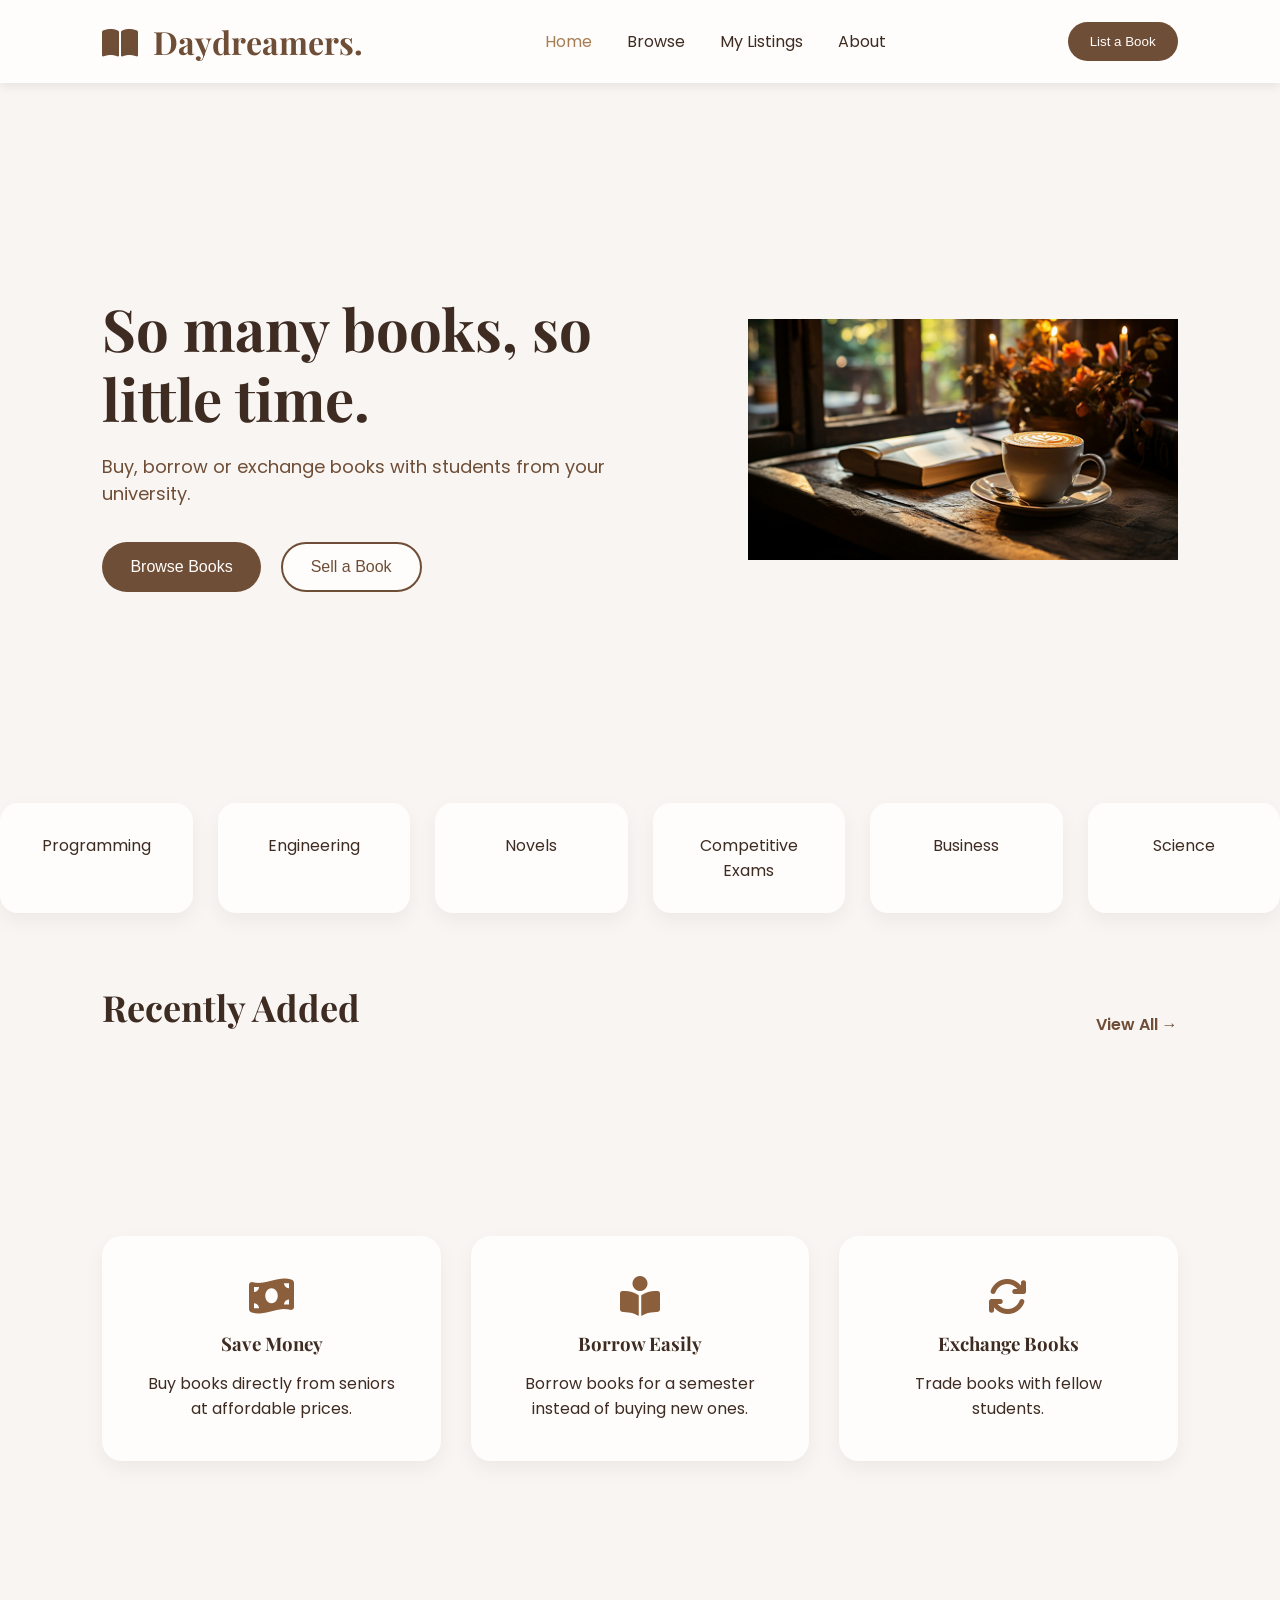
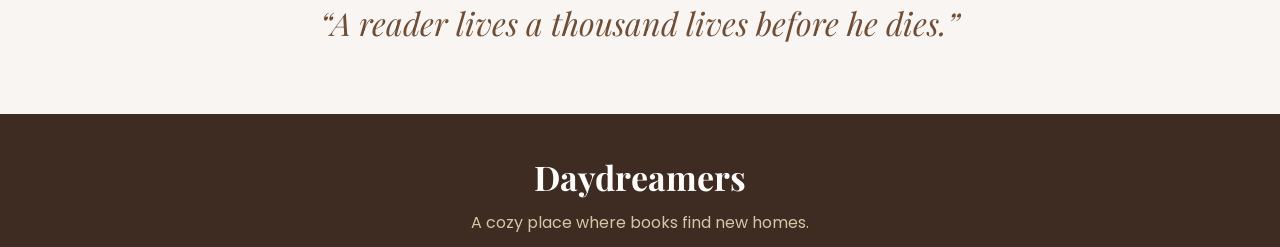
<file: index.html>
<!DOCTYPE html>
<html lang="en">
<head>
    <meta charset="UTF-8">
    <meta http-equiv="refresh" content="0; url=html/index.html">
    <title>Daydreamers</title>
</head>
<body>
    <p>Opening Daydreamers...</p>
    <a href="html/index.html">Click here if you aren't redirected.</a>
</body>
</html>
</file>
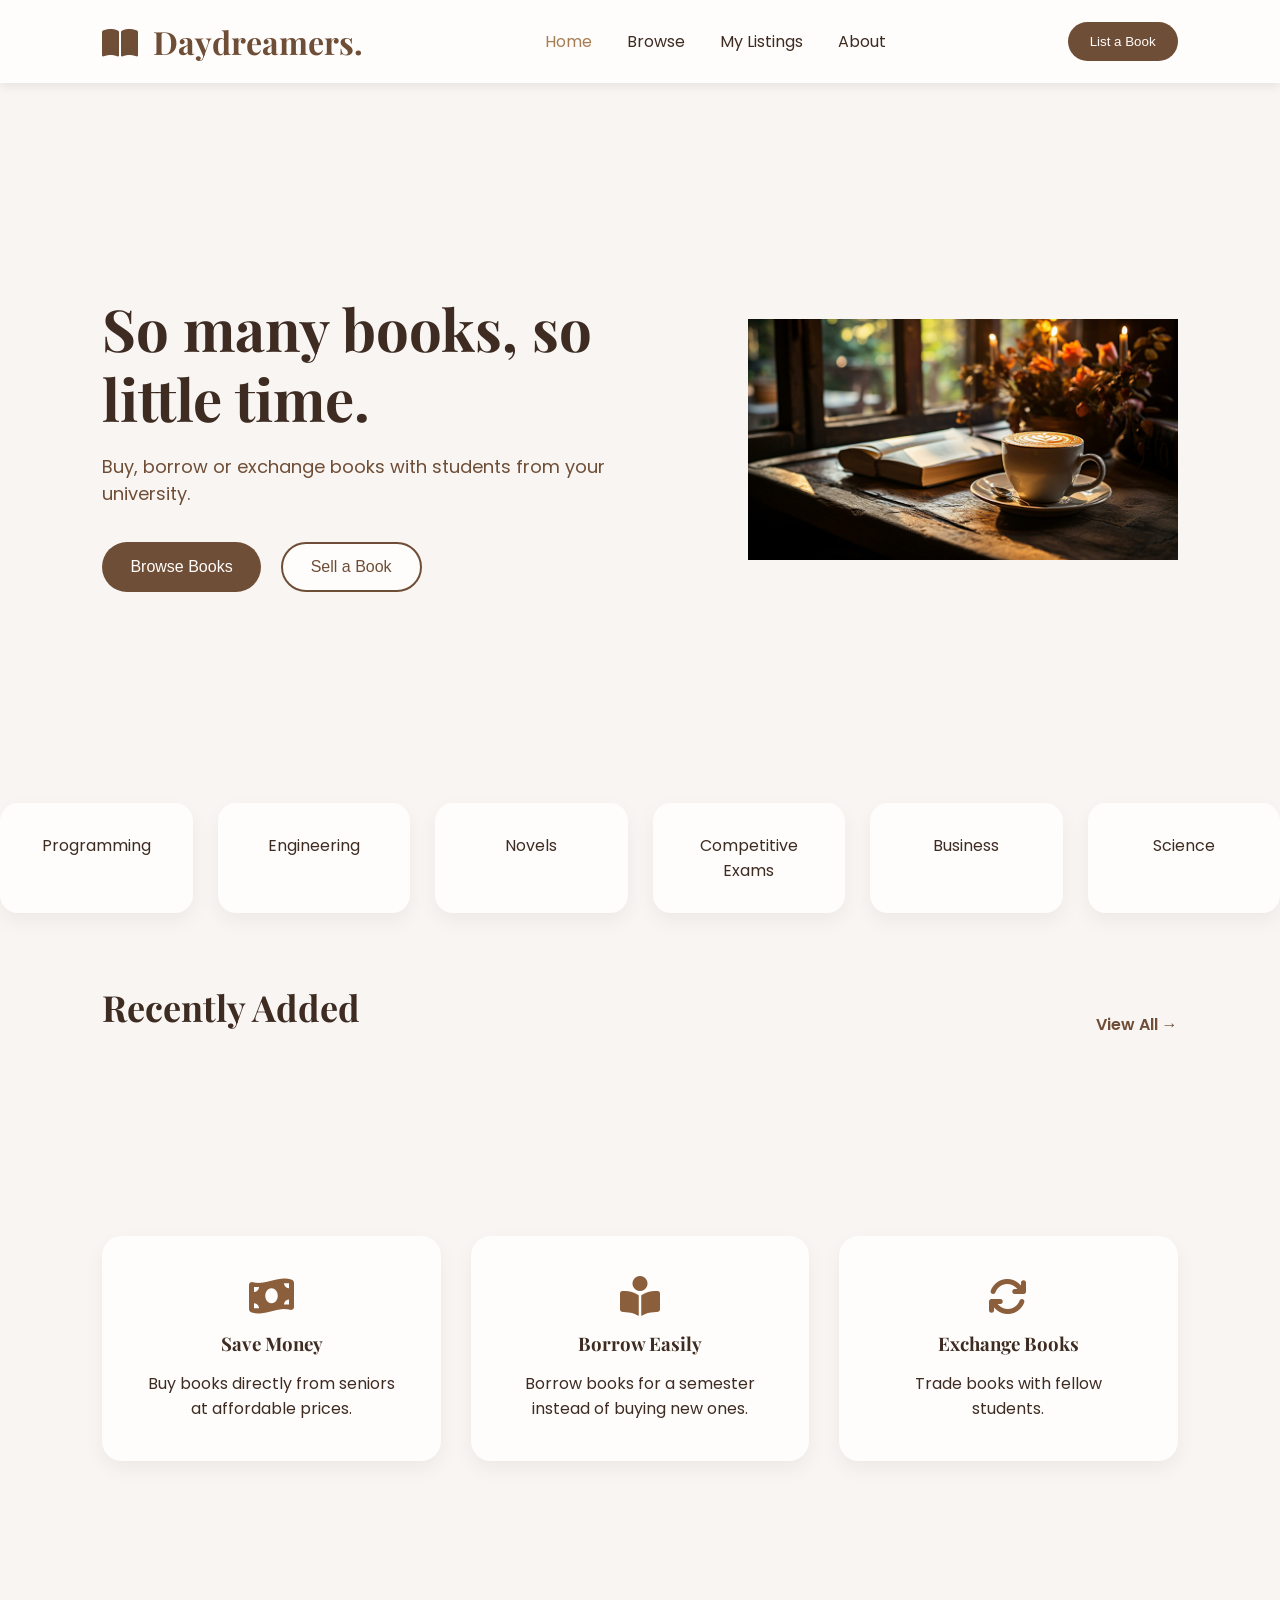
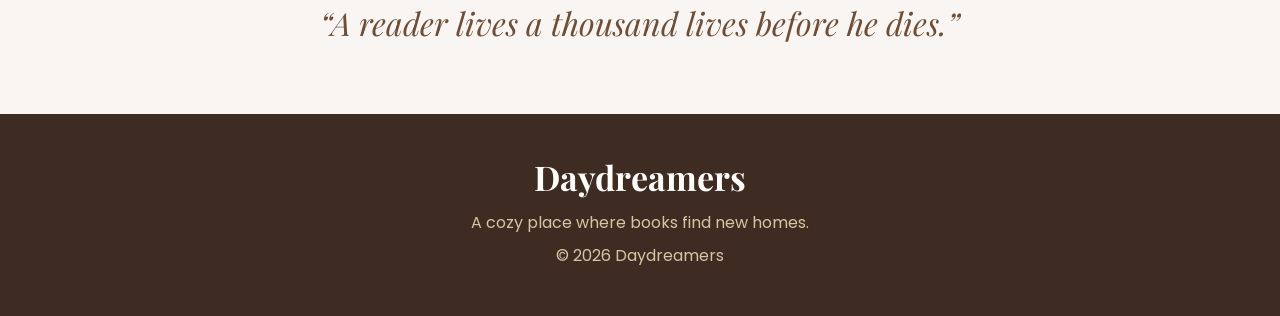
<file: html/index.html>
<!DOCTYPE html>
<html lang="en">

<head>
    <meta charset="UTF-8">
    <meta name="viewport" content="width=device-width, initial-scale=1.0">
    <title>Daydreamers</title>

    <link rel="preconnect" href="https://fonts.googleapis.com">
    <link rel="preconnect" href="https://fonts.gstatic.com" crossorigin>
    <link
        href="https://fonts.googleapis.com/css2?family=Poppins:wght@300;400;500;600&family=Playfair+Display:wght@600;700&display=swap"
        rel="stylesheet">
    <link rel="stylesheet" href="https://cdnjs.cloudflare.com/ajax/libs/font-awesome/6.5.2/css/all.min.css">
    <link rel="stylesheet" href="../css/styles.css">

</head>

<body>

    <header>
        <div class="logo">
            <i class="fa-solid fa-book-open"></i>
            <span>Daydreamers.</span>
        </div>

        <nav>

            <a href="index.html" class="active">Home</a>
            <a href="./browse.html">Browse</a>
            <a href="./mylistings.html">My Listings</a>
            <a href="./about.html">About</a>

        </nav>

        <button class="list-book-btn" id="list-book-btn">
            List a Book
        </button>

    </header>


    <section class="hero">
        <div class="hero-text">
            <h1>
                So many books, so little time.
            </h1>
            <p>
                Buy, borrow or exchange books with students
                from your university.
            </p>

            <div class="hero-buttons">
                <button class="primary" id="browse-now-btn" type="button">
                    Browse Books
                </button>

                <button class="secondary list-book-btn">
                    Sell a Book
                </button>
            </div>

        </div>

        <div class="hero-image">

            <img src="../images/hero-books.jpg" alt="Books">

        </div>

    </section>


        <div class="category-container">

            <div class="category-card">Programming</div>

            <div class="category-card">Engineering</div>

            <div class="category-card">Novels</div>

            <div class="category-card">Competitive Exams</div>

            <div class="category-card">Business</div>

            <div class="category-card">Science</div>

        </div>


    <section class="books">
        <div class="section-heading">
            <h2>Recently Added</h2>
            <a href="browse.html">View All →</a>
        </div>

        <div class="book-grid" id="homepage-recent-grid">
        </div>


    </section>

    <section class="features">
        <div class="feature">
            <i class="fa-solid fa-money-bill-wave"></i>
            <h3>Save Money</h3>
            <p>
                Buy books directly from seniors at affordable prices.
            </p>
        </div>
        <div class="feature">
            <i class="fa-solid fa-book-open-reader"></i>
            <h3>Borrow Easily</h3>
            <p>
                Borrow books for a semester instead of buying new ones.
            </p>
        </div>


        <div class="feature">
            <i class="fa-solid fa-arrows-rotate"></i>
            <h3>Exchange Books</h3>
            <p>
                Trade books with fellow students.
            </p>
        </div>
    </section>


    <section class="quote">
        <blockquote>
            “A reader lives a thousand lives before he dies.”
        </blockquote>
    </section>



  <div class="modal-overlay" id="list-modal">
    <div class="modal-content">
      <button class="modal-close" id="modal-close">&times;</button>
      <h2>List a Book on Campus</h2>

      <div id="modal-step-1">
        <p class="modal-subtitle">Step 1: Search and select the book</p>
        <div class="modal-search-box">
          <input type="text" id="modal-search-input" placeholder="Type title or author (e.g. Clean Code)">
          <button type="button" id="modal-search-btn">Search</button>
        </div>
        <div id="modal-search-results" class="modal-results-list"></div>
      </div>

      <form id="modal-step-2" style="display: none;">
        <p class="modal-subtitle">Step 2: Add listing details</p>
        <div class="selected-book-preview" id="selected-preview"></div>

        <div class="form-grid">
          <div class="form-group">
            <label for="lister-name">Your Name</label>
            <input type="text" id="lister-name" required placeholder="e.g. Rohan">
          </div>

          <div class="form-group">
            <label for="lister-year">College Year</label>
            <select id="lister-year" required>
              <option value="1st yr">1st Year</option>
              <option value="2nd yr">2nd Year</option>
              <option value="3rd yr">3rd Year</option>
              <option value="4th yr">4th Year</option>
            </select>
          </div>

          <div class="form-group">
            <label for="listing-genre">Genre / Category</label>
            <select id="listing-genre" required>
              <option value="fiction" selected>Novels &amp; Fiction</option>
              <option value="textbooks">Textbooks &amp; Coursework</option>
              <option value="science">Science &amp; Tech</option>
              <option value="poetry">Poetry &amp; Plays</option>
            </select>
          </div>

          <div class="form-group">
            <label for="listing-type">Listing Type</label>
            <select id="listing-type" required>
              <option value="Lend">Lend (Free)</option>
              <option value="Sell">Sell</option>
              <option value="Borrow">Request to Borrow</option>
            </select>
          </div>

          <div class="form-group">
            <label for="listing-price">Price</label>
            <input type="text" id="listing-price" required value="Free">
          </div>

          <div class="form-group">
            <label for="listing-condition">Condition</label>
            <select id="listing-condition" required>
              <option value="Like new">Like new</option>
              <option value="Good condition" selected>Good condition</option>
              <option value="Well-loved">Well-loved</option>
            </select>
          </div>

          <div class="form-group" style="grid-column: 1 / -1;">
            <label for="lister-phone">WhatsApp Phone Number</label>
            <input type="tel" id="lister-phone" required placeholder="e.g. 919876543210">
          </div>
        </div>

        <div class="modal-actions">
          <button type="button" class="btn-secondary" id="btn-back">← Pick Different Book</button>
          <button type="submit" class="btn-primary">Publish Listing</button>
        </div>
      </form>
    </div>
  </div>


    <footer>
        <h3>Daydreamers</h3>
        <p> A cozy place where books find new homes. </p>
        <p> © 2026 Daydreamers</p>
    </footer>

    <script type="module" src="../js/shelf.js"></script>
    <script type="module" src="../js/listing-modal.js"></script>
    <script src="../js/app.js"></script>

</body>

</html>
</file>
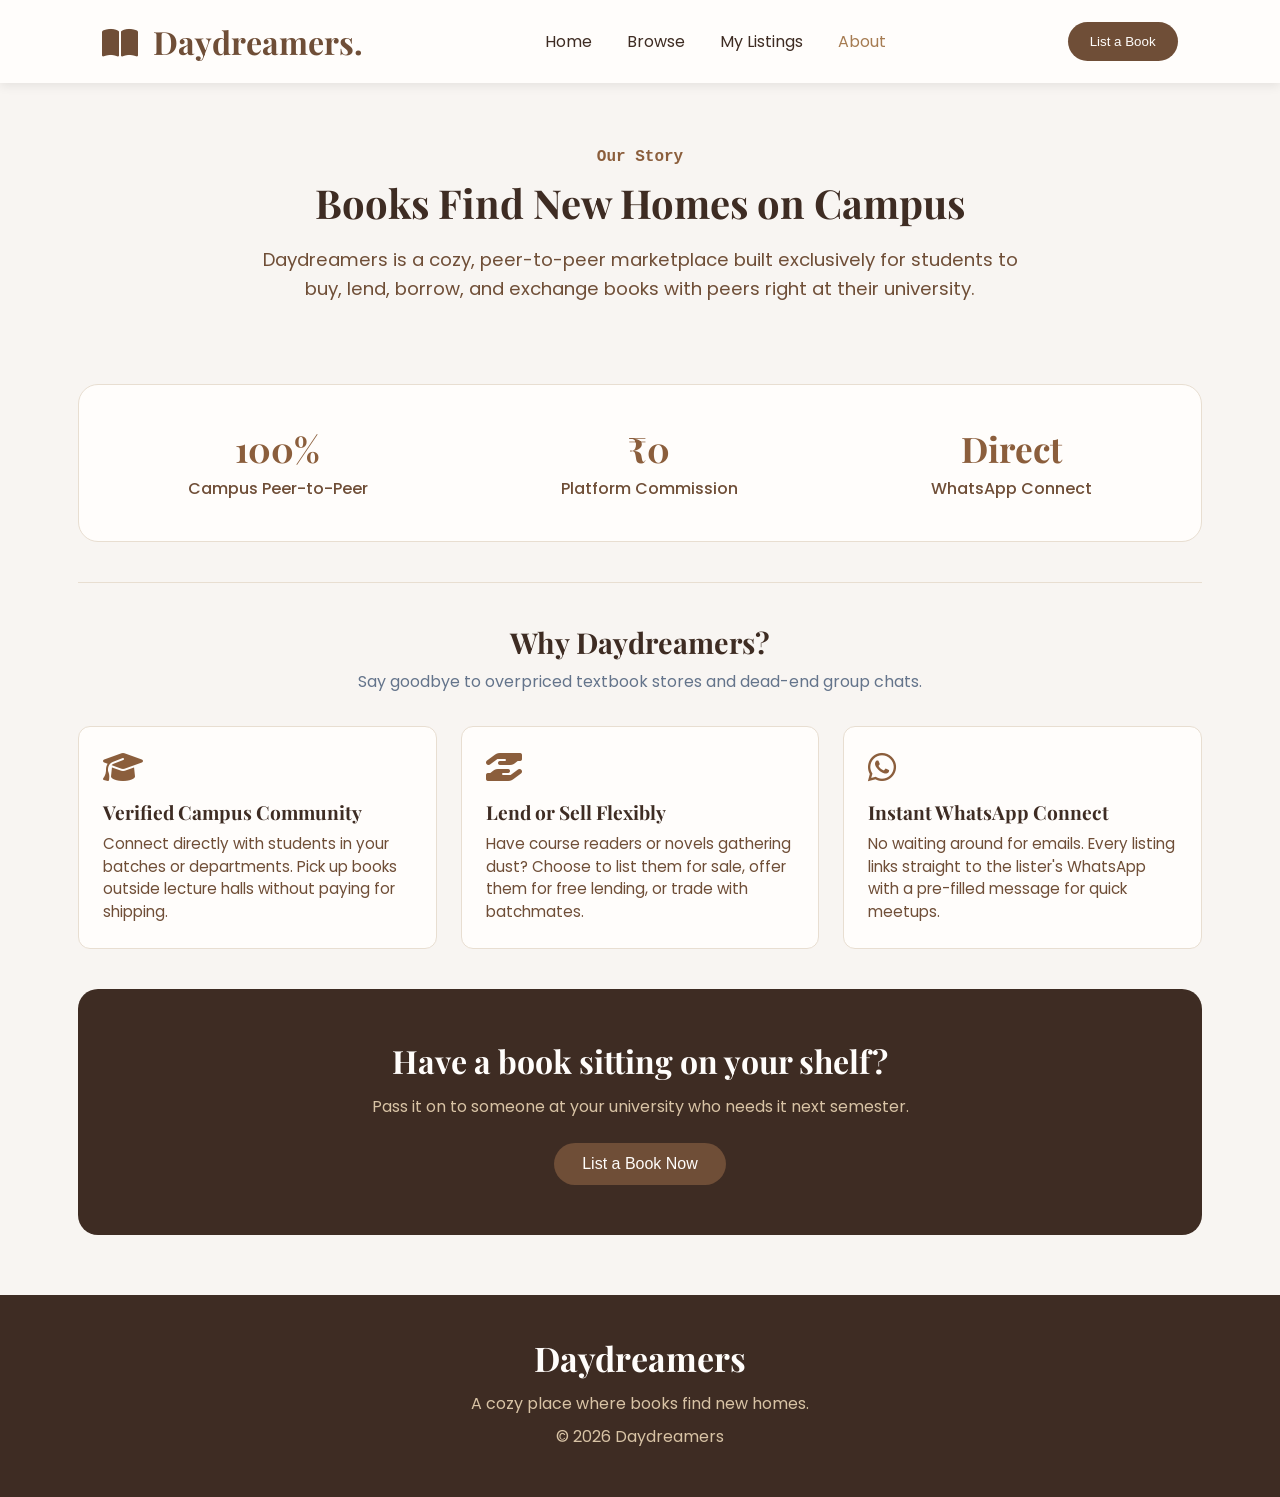
<file: html/about.html>
<!DOCTYPE html>
<html lang="en">

<head>
    <meta charset="UTF-8">
    <meta name="viewport" content="width=device-width, initial-scale=1.0">
    <title>About Us — Daydreamers</title>

    <link rel="preconnect" href="https://fonts.googleapis.com">
    <link rel="preconnect" href="https://fonts.gstatic.com" crossorigin>
    <link
        href="https://fonts.googleapis.com/css2?family=Poppins:wght@300;400;500;600&family=Playfair+Display:wght@600;700&display=swap"
        rel="stylesheet">
    <link rel="stylesheet" href="https://cdnjs.cloudflare.com/ajax/libs/font-awesome/6.5.2/css/all.min.css">
    <link rel="stylesheet" href="../css/styles.css">
</head>

<body>

    <header>
        <div class="logo">
            <i class="fa-solid fa-book-open"></i>
            <span>Daydreamers.</span>
        </div>

        <nav>
            <a href="./index.html">Home</a>
            <a href="./browse.html">Browse</a>
            <a href="./mylistings.html">My Listings</a>
            <a href="./about.html" class="active">About</a>
        </nav>

        <button class="list-book-btn" id="list-book-btn">
            List a Book
        </button>
    </header>

    <main class="wrap">
        <section class="about-hero">
            <span class="eyebrow">Our Story</span>
            <h1>Books Find New Homes on Campus</h1>
            <p>Daydreamers is a cozy, peer-to-peer marketplace built exclusively for students to buy, lend, borrow, and
                exchange books with peers right at their university.</p>
        </section>

        <div class="stats-banner">
            <div class="stat-item">
                <h2>100%</h2>
                <p>Campus Peer-to-Peer</p>
            </div>
            <div class="stat-item">
                <h2>₹0</h2>
                <p>Platform Commission</p>
            </div>
            <div class="stat-item">
                <h2>Direct</h2>
                <p>WhatsApp Connect</p>
            </div>
        </div>

        <section class="about-section">
            <div style="text-align: center; max-width: 600px; margin: 0 auto 32px;">
                <h2 style="font-family: 'Playfair Display', serif; font-size: 1.8rem; margin-bottom: 8px;">Why
                    Daydreamers?</h2>
                <p style="color: #64748b;">Say goodbye to overpriced textbook stores and dead-end group chats.</p>
            </div>

            <div class="features-grid">
                <div class="feature-card">
                    <i class="fa-solid fa-graduation-cap"></i>
                    <h3>Verified Campus Community</h3>
                    <p>Connect directly with students in your batches or departments. Pick up books outside lecture
                        halls without paying for shipping.</p>
                </div>

                <div class="feature-card">
                    <i class="fa-solid fa-hand-holding-hand"></i>
                    <h3>Lend or Sell Flexibly</h3>
                    <p>Have course readers or novels gathering dust? Choose to list them for sale, offer them for free
                        lending, or trade with batchmates.</p>
                </div>

                <div class="feature-card">
                    <i class="fa-brands fa-whatsapp"></i>
                    <h3>Instant WhatsApp Connect</h3>
                    <p>No waiting around for emails. Every listing links straight to the lister's WhatsApp with a
                        pre-filled message for quick meetups.</p>
                </div>
            </div>
        </section>


        <section class="cta-box">
            <h2>Have a book sitting on your shelf?</h2>
            <p>Pass it on to someone at your university who needs it next semester.</p>
            <button class="list-book-btn" id="list-book-btn">List a Book Now</button>
        </section>
    </main>



  <div class="modal-overlay" id="list-modal">
    <div class="modal-content">
      <button class="modal-close" id="modal-close">&times;</button>
      <h2>List a Book on Campus</h2>

      <div id="modal-step-1">
        <p class="modal-subtitle">Step 1: Search and select the book</p>
        <div class="modal-search-box">
          <input type="text" id="modal-search-input" placeholder="Type title or author (e.g. Clean Code)">
          <button type="button" id="modal-search-btn">Search</button>
        </div>
        <div id="modal-search-results" class="modal-results-list"></div>
      </div>

      <form id="modal-step-2" style="display: none;">
        <p class="modal-subtitle">Step 2: Add listing details</p>
        <div class="selected-book-preview" id="selected-preview"></div>

        <div class="form-grid">
          <div class="form-group">
            <label for="lister-name">Your Name</label>
            <input type="text" id="lister-name" required placeholder="e.g. Rohan">
          </div>

          <div class="form-group">
            <label for="lister-year">College Year</label>
            <select id="lister-year" required>
              <option value="1st yr">1st Year</option>
              <option value="2nd yr">2nd Year</option>
              <option value="3rd yr">3rd Year</option>
              <option value="4th yr">4th Year</option>
            </select>
          </div>

          <div class="form-group">
            <label for="listing-genre">Genre / Category</label>
            <select id="listing-genre" required>
              <option value="fiction" selected>Novels &amp; Fiction</option>
              <option value="textbooks">Textbooks &amp; Coursework</option>
              <option value="science">Science &amp; Tech</option>
              <option value="poetry">Poetry &amp; Plays</option>
            </select>
          </div>

          <div class="form-group">
            <label for="listing-type">Listing Type</label>
            <select id="listing-type" required>
              <option value="Lend">Lend (Free)</option>
              <option value="Sell">Sell</option>
              <option value="Borrow">Request to Borrow</option>
            </select>
          </div>

          <div class="form-group">
            <label for="listing-price">Price</label>
            <input type="text" id="listing-price" required value="Free">
          </div>

          <div class="form-group">
            <label for="listing-condition">Condition</label>
            <select id="listing-condition" required>
              <option value="Like new">Like new</option>
              <option value="Good condition" selected>Good condition</option>
              <option value="Well-loved">Well-loved</option>
            </select>
          </div>

          <div class="form-group" style="grid-column: 1 / -1;">
            <label for="lister-phone">WhatsApp Phone Number</label>
            <input type="tel" id="lister-phone" required placeholder="e.g. 919876543210">
          </div>
        </div>

        <div class="modal-actions">
          <button type="button" class="btn-secondary" id="btn-back">← Pick Different Book</button>
          <button type="submit" class="btn-primary">Publish Listing</button>
        </div>
      </form>
    </div>
  </div>





    <footer>
        <h3>Daydreamers</h3>
        <p>A cozy place where books find new homes.</p>
        <p>© 2026 Daydreamers</p>
    </footer>

    <script type="module" src="../js/listing-modal.js"></script>
</body>

</html>
</file>
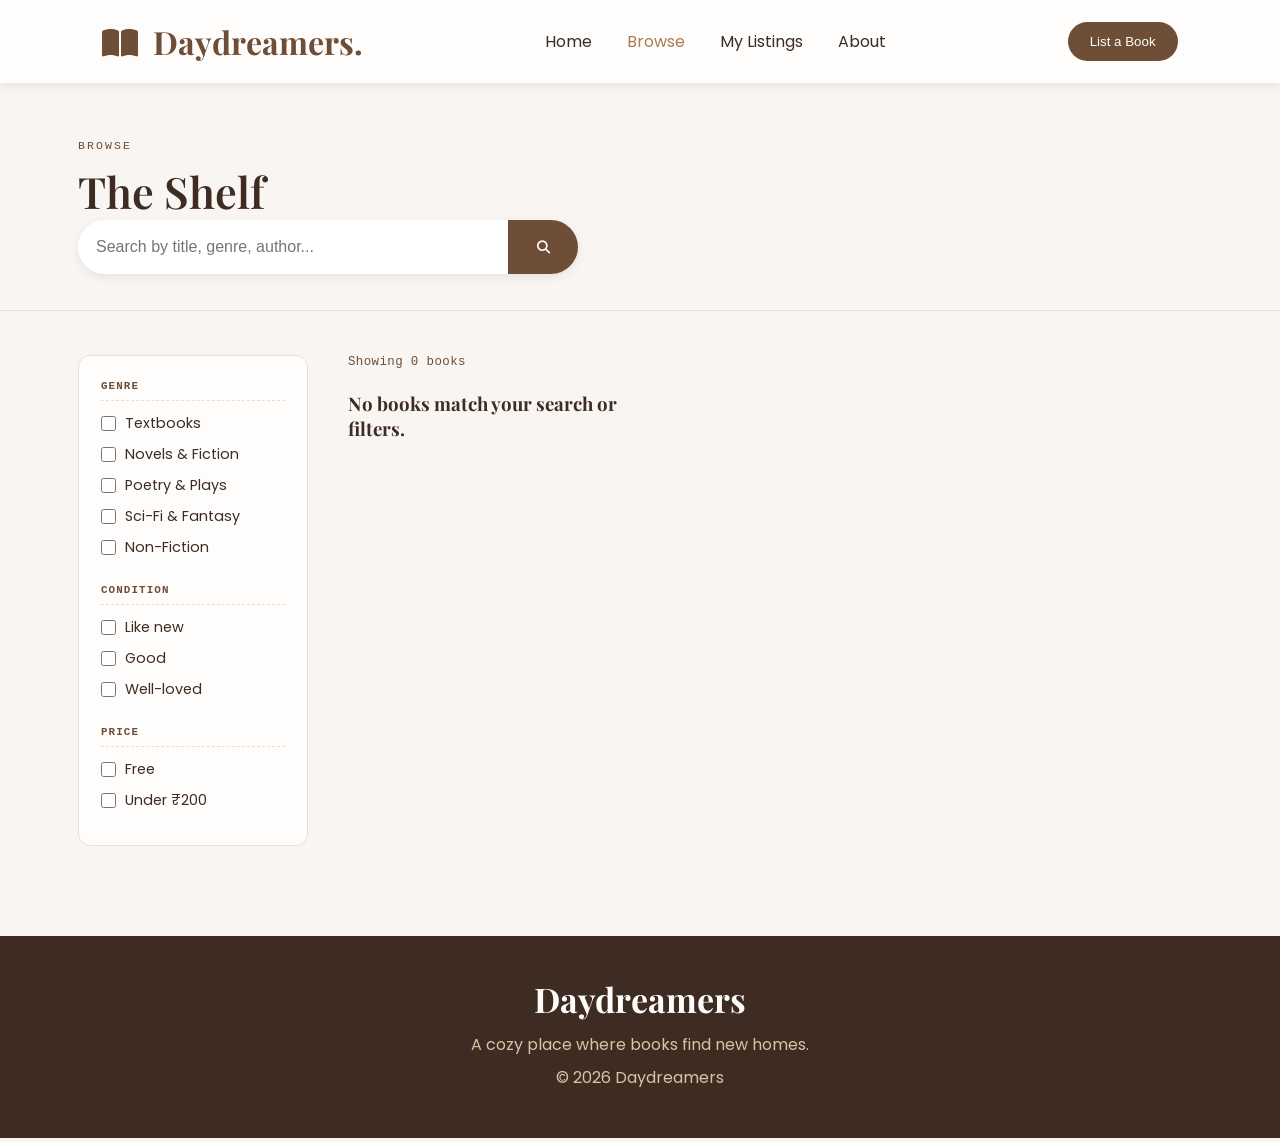
<file: html/browse.html>
<!DOCTYPE html>
<html lang="en">

<head>
  <meta charset="UTF-8">
  <meta name="viewport" content="width=device-width, initial-scale=1.0">
  <title>Browse the Shelf | Daydreamers</title>

  <link rel="preconnect" href="https://fonts.googleapis.com">
  <link rel="preconnect" href="https://fonts.gstatic.com" crossorigin>
  <link
    href="https://fonts.googleapis.com/css2?family=Poppins:wght@300;400;500;600&family=Playfair+Display:wght@600;700&display=swap"
    rel="stylesheet">
  <link rel="stylesheet" href="https://cdnjs.cloudflare.com/ajax/libs/font-awesome/6.5.2/css/all.min.css">
  <link rel="stylesheet" href="../css/styles.css">
</head>

<body>

  <header>
    <div class="logo">
      <i class="fa-solid fa-book-open"></i>
      <span>Daydreamers.</span>
    </div>

    <nav>
      <a href="index.html">Home</a>
      <a href="./browse.html" class="active">Browse</a>
      <a href="./mylistings.html">My Listings</a>
      <a href="./about.html">About</a>
    </nav>

    <button class="list-book-btn" id="list-book-btn">
      List a Book
    </button>
  </header>

  <section class="page-header">
    <div class="wrap">
      <span class="eyebrow">Browse</span>
      <h1>The Shelf</h1>
      <div class="search-bar">
        <input type="text" id="search-input" placeholder="Search by title, genre, author...">
        <button id="search-btn">
          <i class="fa-solid fa-magnifying-glass"></i>
        </button>
      </div>
    </div>
  </section>

  <div class="wrap">
    <div class="browse-layout">

      <aside class="filters">
        <button class="filter-toggle" id="filter-toggle">
          Filters ☰
        </button>
        <div class="filter-group">
          <h4>Genre</h4>
          <label class="filter-option"><input type="checkbox" class="genre-filter" value="textbooks">
            Textbooks</label>
          <label class="filter-option"><input type="checkbox" class="genre-filter" value="fiction"> Novels &amp;
            Fiction</label>
          <label class="filter-option"><input type="checkbox" class="genre-filter" value="poetry"> Poetry &amp;
            Plays</label>
          <label class="filter-option"><input type="checkbox" class="genre-filter" value="science">
            Sci-Fi &amp; Fantasy</label>
          <label class="filter-option"><input type="checkbox" class="genre-filter" value="nonfiction">
            Non-Fiction</label>
        </div>

        <div class="filter-group">
          <h4>Condition</h4>
          <label class="filter-option"><input type="checkbox" class="condition-filter" value="Like new"> Like
            new</label>
          <label class="filter-option"><input type="checkbox" class="condition-filter" value="Good condition">
            Good</label>
          <label class="filter-option"><input type="checkbox" class="condition-filter" value="Well-loved">
            Well-loved</label>
        </div>

        <div class="filter-group">
          <h4>Price</h4>
          <label class="filter-option"><input type="checkbox" class="price-filter" value="Free"> Free</label>
          <label class="filter-option"><input type="checkbox" class="price-filter" value="Under ₹200"> Under
            ₹200</label>
        </div>

      </aside>

      <div class="results">
        <div class="results-bar">
          <span class="resultsCount" id="resultsCount">Loading shelf...</span>
        </div>


        <div class="gridContainer" id="gridContainer">

        </div>
      </div>
    </div>
  </div>



  <div class="modal-overlay" id="list-modal">
    <div class="modal-content">
      <button class="modal-close" id="modal-close">&times;</button>
      <h2>List a Book on Campus</h2>

      <div id="modal-step-1">
        <p class="modal-subtitle">Step 1: Search and select the book</p>
        <div class="modal-search-box">
          <input type="text" id="modal-search-input" placeholder="Type title or author (e.g. Clean Code)">
          <button type="button" id="modal-search-btn">Search</button>
        </div>
        <div id="modal-search-results" class="modal-results-list"></div>
      </div>

      <form id="modal-step-2" style="display: none;">
        <p class="modal-subtitle">Step 2: Add listing details</p>
        <div class="selected-book-preview" id="selected-preview"></div>

        <div class="form-grid">
          <div class="form-group">
            <label for="lister-name">Your Name</label>
            <input type="text" id="lister-name" required placeholder="e.g. Rohan">
          </div>

          <div class="form-group">
            <label for="lister-year">College Year</label>
            <select id="lister-year" required>
              <option value="1st yr">1st Year</option>
              <option value="2nd yr">2nd Year</option>
              <option value="3rd yr">3rd Year</option>
              <option value="4th yr">4th Year</option>
            </select>
          </div>

          <div class="form-group">
            <label for="listing-genre">Genre / Category</label>
            <select id="listing-genre" required>
              <option value="fiction" selected>Novels &amp; Fiction</option>
              <option value="textbooks">Textbooks &amp; Coursework</option>
              <option value="science">Science &amp; Tech</option>
              <option value="poetry">Poetry &amp; Plays</option>
            </select>
          </div>

          <div class="form-group">
            <label for="listing-type">Listing Type</label>
            <select id="listing-type" required>
              <option value="Lend">Lend (Free)</option>
              <option value="Sell">Sell</option>
              <option value="Borrow">Request to Borrow</option>
            </select>
          </div>

          <div class="form-group">
            <label for="listing-price">Price</label>
            <input type="text" id="listing-price" required value="Free">
          </div>

          <div class="form-group">
            <label for="listing-condition">Condition</label>
            <select id="listing-condition" required>
              <option value="Like new">Like new</option>
              <option value="Good condition" selected>Good condition</option>
              <option value="Well-loved">Well-loved</option>
            </select>
          </div>

          <div class="form-group" style="grid-column: 1 / -1;">
            <label for="lister-phone">WhatsApp Phone Number</label>
            <input type="tel" id="lister-phone" required placeholder="e.g. 919876543210">
          </div>
        </div>

        <div class="modal-actions">
          <button type="button" class="btn-secondary" id="btn-back">← Pick Different Book</button>
          <button type="submit" class="btn-primary">Publish Listing</button>
        </div>
      </form>
    </div>
  </div>



  <footer>
    <h3>Daydreamers</h3>
    <p>A cozy place where books find new homes.</p>
    <p>© 2026 Daydreamers</p>
  </footer>

  <script type="module" src="../js/browse.js"></script>
  <script type="module" src="../js/listing-modal.js"></script>
</body>

</html>
</file>
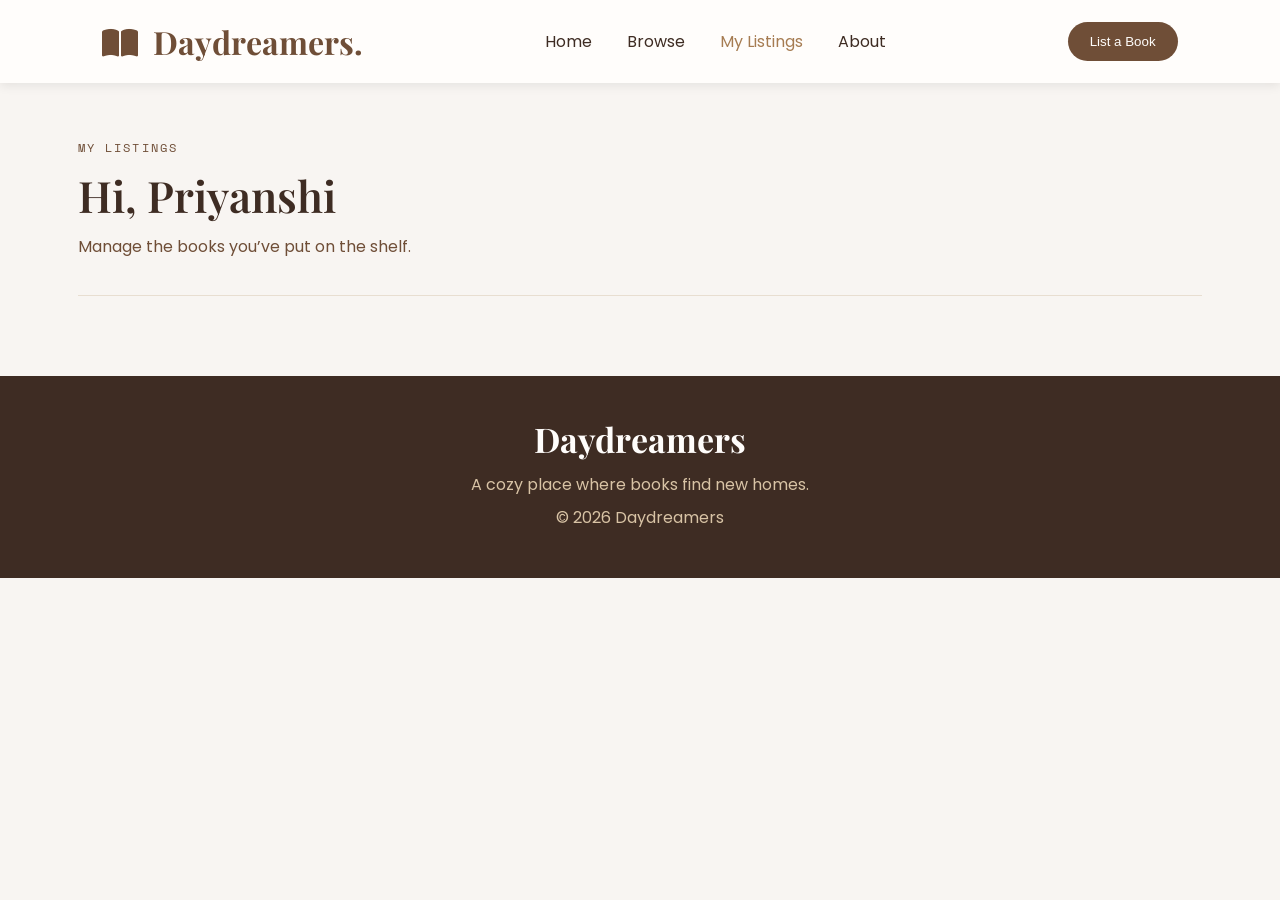
<file: html/mylistings.html>
<!DOCTYPE html>
<html lang="en">

<head>
    <meta charset="UTF-8">
    <meta name="viewport" content="width=device-width, initial-scale=1.0">
    <title>My Listings | Daydreamers</title>

    <link rel="preconnect" href="https://fonts.googleapis.com">
    <link rel="preconnect" href="https://fonts.gstatic.com" crossorigin>
    <link
        href="https://fonts.googleapis.com/css2?family=Poppins:wght@300;400;500;600&family=Playfair+Display:wght@600;700&family=Space+Mono:wght@400;700&display=swap"
        rel="stylesheet">

    <link rel="stylesheet" href="https://cdnjs.cloudflare.com/ajax/libs/font-awesome/6.5.2/css/all.min.css">
    <link rel="stylesheet" href="../css/styles.css">
</head>

<body>


    <header>
        <div class="logo">
            <i class="fa-solid fa-book-open"></i>
            <span>Daydreamers.</span>
        </div>

        <nav>
            <a href="index.html">Home</a>
            <a href="browse.html">Browse</a>
            <a href="mylistings.html" class="active">My Listings</a>
            <a href="about.html">About</a>
        </nav>

        <button class="list-book-btn" id="list-book-btn">
            List a Book
        </button>
    </header>

    <main class="wrap">
        <section class="page-header">
            <span class="eyebrow">MY LISTINGS</span>
            <h1 class="username"></h1>
            <p>Manage the books you’ve put on the shelf.</p>
        </section>

        <section class="my-listings-container" style="padding: 40px 0;">
            <div id="my-listings-grid" class="book-grid">


            </div>
        </section>

    </main>


  <div class="modal-overlay" id="list-modal">
    <div class="modal-content">
      <button class="modal-close" id="modal-close">&times;</button>
      <h2>List a Book on Campus</h2>

      <div id="modal-step-1">
        <p class="modal-subtitle">Step 1: Search and select the book</p>
        <div class="modal-search-box">
          <input type="text" id="modal-search-input" placeholder="Type title or author (e.g. Clean Code)">
          <button type="button" id="modal-search-btn">Search</button>
        </div>
        <div id="modal-search-results" class="modal-results-list"></div>
      </div>

      <form id="modal-step-2" style="display: none;">
        <p class="modal-subtitle">Step 2: Add listing details</p>
        <div class="selected-book-preview" id="selected-preview"></div>

        <div class="form-grid">
          <div class="form-group">
            <label for="lister-name">Your Name</label>
            <input type="text" id="lister-name" required placeholder="e.g. Rohan">
          </div>

          <div class="form-group">
            <label for="lister-year">College Year</label>
            <select id="lister-year" required>
              <option value="1st yr">1st Year</option>
              <option value="2nd yr">2nd Year</option>
              <option value="3rd yr">3rd Year</option>
              <option value="4th yr">4th Year</option>
            </select>
          </div>

          <div class="form-group">
            <label for="listing-genre">Genre / Category</label>
            <select id="listing-genre" required>
              <option value="fiction" selected>Novels &amp; Fiction</option>
              <option value="textbooks">Textbooks &amp; Coursework</option>
              <option value="science">Science &amp; Tech</option>
              <option value="poetry">Poetry &amp; Plays</option>
            </select>
          </div>

          <div class="form-group">
            <label for="listing-type">Listing Type</label>
            <select id="listing-type" required>
              <option value="Lend">Lend (Free)</option>
              <option value="Sell">Sell</option>
              <option value="Borrow">Request to Borrow</option>
            </select>
          </div>

          <div class="form-group">
            <label for="listing-price">Price</label>
            <input type="text" id="listing-price" required value="Free">
          </div>

          <div class="form-group">
            <label for="listing-condition">Condition</label>
            <select id="listing-condition" required>
              <option value="Like new">Like new</option>
              <option value="Good condition" selected>Good condition</option>
              <option value="Well-loved">Well-loved</option>
            </select>
          </div>

          <div class="form-group" style="grid-column: 1 / -1;">
            <label for="lister-phone">WhatsApp Phone Number</label>
            <input type="tel" id="lister-phone" required placeholder="e.g. 919876543210">
          </div>
        </div>

        <div class="modal-actions">
          <button type="button" class="btn-secondary" id="btn-back">← Pick Different Book</button>
          <button type="submit" class="btn-primary">Publish Listing</button>
        </div>
      </form>
    </div>
  </div>




    <div class="modal-overlay" id="edit-modal" style="display: none;">
        <div class="modal-content">

            <button class="modal-close" id="edit-modal-close">&times;</button>

            <h2>Edit Your Listing</h2>

            <p class="modal-subtitle">
                Update the details of your book
            </p>

            <form id="edit-form">

                <div class="form-grid">

                    <div class="form-group">
                        <label for="edit-condition">Condition</label>
                        <select id="edit-condition" required>
                            <option value="Like new">Like new</option>
                            <option value="Good condition">Good condition</option>
                            <option value="Well-loved">Well-loved</option>
                        </select>
                    </div>

                    <div class="form-group">
                        <label for="edit-price">Price</label>
                        <input type="text" id="edit-price" required>
                    </div>

                    <div class="form-group">
                        <label for="edit-availability">Availability</label>
                        <select id="edit-availability" required>
                            <option value="available">Available</option>
                            <option value="reserved">Reserved</option>
                        </select>
                    </div>

                </div>

                <div class="modal-actions">
                    <button type="button" class="btn-secondary" id="cancel-edit">
                        Cancel
                    </button>

                    <button type="submit" class="btn-primary">
                        Save Changes
                    </button>
                </div>

            </form>

        </div>
    </div>



    <footer>
        <h3>Daydreamers</h3>
        <p>A cozy place where books find new homes.</p>
        <p>© 2026 Daydreamers</p>
    </footer>

    <script type="module" src="../js/my_listings.js"></script>
    <script type="module" src="../js/listing-modal.js"></script>

</body>

</html>
</file>
<file: css/styles.css>
* {
    margin: 0;
    padding: 0;
    box-sizing: border-box;
}

body {
    font-family: 'Poppins', sans-serif;
    background: #F8F5F2;
    color: #3E2C23;
}

h1,
h2,
h3,
blockquote,
.logo {
    font-family: 'Playfair Display', serif;
    color: #3E2C23;
}

.eyebrow,
.filter-group h4,
.resultsCount,
.tag,
.stamp,
.pagination,
.search-row button {
    font-family: 'Space Mono', monospace;
}

.wrap {
    max-width: 1180px;
    margin: 0 auto;
    padding: 0 28px;
}

header {
    width: 100%;
    padding: 20px 8%;
    display: flex;
    justify-content: space-between;
    align-items: center;
    background: #FFFDFB;
    position: sticky;
    top: 0;
    box-shadow: 0 3px 10px rgba(0, 0, 0, 0.08);
    z-index: 1000;
}

.logo {
    font-size: 32px;
    color: #6F4E37;
    font-weight: bold;
}

.logo i {
    margin-right: 8px;
}

nav {
    display: flex;
    gap: 35px;
}

nav a {
    text-decoration: none;
    color: #3E2C23;
    transition: color 0.3s ease;
}

nav a:hover,
nav a.active {
    color: #A67C52;
}

.list-book-btn {
    background: #6F4E37;
    color: #FFFDFB;
    border: none;
    padding: 12px 22px;
    border-radius: 30px;
    cursor: pointer;
    transition: background 0.3s ease;
}

.list-book-btn:hover {
    background: #8B5E3C;
}

.hero {
    display: flex;
    justify-content: space-between;
    align-items: center;
    padding: 70px 8%;
    min-height: 80vh;
}

.hero-text {
    width: 50%;
}

.hero h1 {
    font-size: 58px;
    line-height: 1.2;
    margin-bottom: 20px;
}

.hero p {
    font-size: 18px;
    color: #6F4E37;
    margin-bottom: 35px;
}

.search-bar {
    display: flex;
    background: #FFFDFB;
    border-radius: 40px;
    overflow: hidden;
    width: 500px;
    box-shadow: 0 3px 10px rgba(0, 0, 0, 0.08);
}

.search-bar input {
    flex: 1;
    border: none;
    outline: none;
    padding: 18px;
    font-size: 16px;
    color: #3E2C23;
}

.search-bar button {
    width: 70px;
    border: none;
    background: #6F4E37;
    color: #FFFDFB;
    cursor: pointer;
    transition: background 0.3s ease;
}

.search-bar button:hover {
    background: #8B5E3C;
}

.hero-buttons {
    margin-top: 30px;
    display: flex;
    gap: 20px;
}

.hero-buttons button {
    padding: 14px 28px;
    border-radius: 30px;
    cursor: pointer;
    font-size: 16px;
    transition: transform 0.3s ease, background 0.3s ease, color 0.3s ease;
}

.hero-buttons button.primary {
    background: #6F4E37;
    color: #FFFDFB;
    border: none;
}

.hero-buttons button.secondary {
    background: #FFFDFB;
    color: #6F4E37;
    border: 2px solid #6F4E37;
}

.hero-buttons button:hover {
    transform: translateY(-3px);
}

.hero-image {
    width: 40%;
}

.hero-image img {
    width: 100%;
}

section {
    padding: 70px 8%;
}

section h2 {
    font-size: 36px;
    margin-bottom: 35px;
}

.category-container {
    display: grid;
    grid-template-columns: repeat(auto-fit, minmax(180px, 1fr));
    gap: 25px;
}

.category-card {
    background: #FFFDFB;
    padding: 30px;
    border-radius: 18px;
    text-align: center;
    cursor: pointer;
    transition: transform 0.3s ease, background 0.3s ease;
    box-shadow: 0 8px 20px rgba(0, 0, 0, 0.05);
    text-decoration: none;
    color: inherit;
}

.category-card:hover {
    transform: translateY(-6px);
    background: #D8C3A5;
}

.section-heading {
    display: flex;
    justify-content: space-between;
    align-items: center;
    margin-bottom: 30px;
}

.section-heading a {
    color: #6F4E37;
    text-decoration: none;
    font-weight: 600;
}

.section-heading a:hover {
    color: #8B5E3C;
}

.book-grid,
.gridContainer {
    display: grid;
    grid-template-columns: repeat(auto-fill, minmax(230px, 1fr));
    gap: 22px;
    align-items: stretch;
}

.book-card {
    background: #FFFDFB;
    border: 1px solid #E8DED1;
    border-radius: 20px;
    padding: 20px;
    text-align: center;
    position: relative;
    transition: transform 0.3s ease, box-shadow 0.3s ease;
    box-shadow: 0 8px 20px rgba(0, 0, 0, 0.05);
    display: flex;
    flex-direction: column;
}

.book-card:hover {
    transform: translateY(-8px);
    box-shadow: 0 10px 25px rgba(62, 44, 35, 0.25);
}

.book-card img,
.book-card .cover-img {
    width: 100%;
    height: 250px;
    object-fit: cover;
    border-radius: 12px;
    margin-bottom: 14px;
}

.book-card h3,
.book-title {
    font-size: 1.1rem;
    font-weight: 600;
    margin: 10px 0 6px;
    color: #3E2C23;
}

.book-author {
    font-size: 0.85rem;
    color: #6F4E37;
    margin-bottom: 12px;
}

.price {
    display: block;
    margin: 15px 0;
    color: #8B5E3C;
    font-size: 22px;
    font-weight: bold;
}

.tag-row {
    display: flex;
    gap: 8px;
    flex-wrap: wrap;
    justify-content: center;
    margin-bottom: 14px;
}

.tag {
    font-size: 0.66rem;
    letter-spacing: 0.05em;
    text-transform: uppercase;
    padding: 4px 9px;
    border-radius: 30px;
    border: 1px solid #E8DED1;
    color: #6F4E37;
    background: #F8F5F2;
}

.tag.price-free {
    border-color: #2E7D32;
    color: #2E7D32;
    font-weight: 700;
}

.tag.price-tag {
    border-color: #8B5E3C;
    color: #A3492C;
    font-weight: 700;
}

.card-footer {
    display: flex;
    align-items: center;
    justify-content: space-between;
    padding-top: 12px;
    margin-top: auto;
    border-top: 1px dashed #E8DED1;
}

.lister {
    font-size: 0.78rem;
    color: #6F4E37;
}

.card-cta,
.book-card button {
    background: #6F4E37;
    color: #FFFDFB;
    border: none;
    padding: 10px 20px;
    border-radius: 30px;
    cursor: pointer;
    text-decoration: none;
    font-size: 0.85rem;
    transition: background 0.3s ease;
}

.card-cta:hover,
.book-card button:hover {
    background: #8B5E3C;
    color: #FFFDFB;
}

.stamp {
    position: absolute;
    top: 16px;
    right: 16px;
    font-size: 0.6rem;
    letter-spacing: 0.06em;
    text-transform: uppercase;
    padding: 3px 8px;
    border: 1.5px solid;
    border-radius: 6px;
    transform: rotate(6deg);
    background: rgba(255, 253, 251, 0.95);
}

.stamp.available {
    color: #2E7D32;
    border-color: #2E7D32;
}

.stamp.reserved {
    color: #A3492C;
    border-color: #A3492C;
}

.features {
    display: grid;
    grid-template-columns: repeat(auto-fit, minmax(250px, 1fr));
    gap: 30px;
}

.feature {
    background: #FFFDFB;
    padding: 40px;
    border-radius: 20px;
    text-align: center;
    box-shadow: 0 8px 20px rgba(0, 0, 0, 0.05);
}

.feature i {
    font-size: 40px;
    color: #8B5E3C;
    margin-bottom: 15px;
}

.feature h3 {
    margin-bottom: 15px;
}

.quote {
    text-align: center;
}

blockquote {
    font-size: 32px;
    color: #6F4E37;
    font-style: italic;
}

.page-header {
    padding: 56px 0 36px;
    border-bottom: 1px solid #E8DED1;
}

.page-header .eyebrow {
    color: #6F4E37;
    display: block;
    margin-bottom: 10px;
    font-size: 0.72rem;
    letter-spacing: 0.18em;
    text-transform: uppercase;
}

.page-header h1 {
    font-size: clamp(2rem, 4vw, 2.7rem);
    font-weight: 600;
}

.page-header p {
    margin-top: 10px;
    color: #6F4E37;
    max-width: 56ch;
}

.search-row {
    margin-top: 28px;
    display: flex;
    gap: 12px;
    max-width: 640px;
}

.search-row input {
    flex: 1;
    font-size: 0.96rem;
    padding: 13px 16px;
    border: 1.5px solid #3E2C23;
    border-radius: 6px;
    background: #FFFDFB;
    color: #3E2C23;
}

.search-row input::placeholder {
    color: rgba(62, 44, 35, 0.5);
}

.search-row button {
    font-size: 0.78rem;
    letter-spacing: 0.08em;
    text-transform: uppercase;
    padding: 0 22px;
    border: 1.5px solid #3E2C23;
    background: #3E2C23;
    color: #FFFDFB;
    border-radius: 6px;
    cursor: pointer;
    transition: background 0.3s ease;
}

.search-row button:hover {
    background: #6F4E37;
    border-color: #6F4E37;
}

.browse-layout {
    display: grid;
    grid-template-columns: 230px 1fr;
    gap: 40px;
    padding: 44px 0 90px;
    align-items: start;
}

.filters {
    background: #FFFDFB;
    border: 1px solid #E8DED1;
    border-radius: 12px;
    padding: 24px 22px;
    position: sticky;
    top: 92px;
}

.filter-group {
    margin-bottom: 26px;
}

.filter-group:last-child {
    margin-bottom: 0;
}

.filter-group h4 {
    font-size: 0.68rem;
    letter-spacing: 0.1em;
    text-transform: uppercase;
    color: #6F4E37;
    margin-bottom: 12px;
    padding-bottom: 8px;
    border-bottom: 1px dashed #E8DED1;
}

.filter-option {
    display: flex;
    align-items: center;
    gap: 9px;
    margin-bottom: 10px;
    font-size: 0.9rem;
    cursor: pointer;
}

.filter-option input {
    width: 15px;
    height: 15px;
    accent-color: #6F4E37;
    cursor: pointer;
}

.filter-option span.count {
    margin-left: auto;
    font-size: 0.72rem;
    color: rgba(62, 44, 35, 0.5);
}

.clear-filters {
    display: inline-block;
    margin-top: 6px;
    font-size: 0.8rem;
    font-weight: 700;
    color: #A3492C;
    text-decoration: underline;
    cursor: pointer;
}

.results-bar {
    display: flex;
    justify-content: space-between;
    align-items: center;
    margin-bottom: 22px;
    flex-wrap: wrap;
    gap: 12px;
}

.resultsCount {
    font-size: 0.78rem;
    color: #6F4E37;
    letter-spacing: 0.03em;
}

.sort-select {
    font-family: 'Poppins', sans-serif;
    font-size: 0.86rem;
    font-weight: 500;
    padding: 9px 14px;
    border: 1.5px solid #3E2C23;
    border-radius: 6px;
    background: #FFFDFB;
    color: #3E2C23;
}

.pagination {
    display: flex;
    justify-content: center;
    align-items: center;
    gap: 10px;
    margin-top: 52px;
    font-size: 0.82rem;
}

.pagination a {
    display: flex;
    align-items: center;
    justify-content: center;
    width: 34px;
    height: 34px;
    border: 1px solid #E8DED1;
    border-radius: 6px;
    text-decoration: none;
    color: #3E2C23;
}

.pagination a:hover {
    border-color: #3E2C23;
}

.pagination a.current {
    background: #3E2C23;
    color: #FFFDFB;
    border-color: #3E2C23;
}

.pagination a.next {
    width: auto;
    padding: 0 14px;
}

.modal-overlay {
    position: fixed;
    top: 0;
    left: 0;
    width: 100%;
    height: 100%;
    background: rgba(62, 44, 35, 0.65);
    display: none;
    align-items: center;
    justify-content: center;
    z-index: 1000;
}

.modal-overlay.active {
    display: flex;
}

.modal-content {
    background: #FFFDFB;
    padding: 24px;
    border-radius: 12px;
    width: 90%;
    max-width: 520px;
    max-height: 85vh;
    overflow-y: auto;
    position: relative;
    box-shadow: 0 10px 25px rgba(62, 44, 35, 0.25);
    border: 1px solid #E8DED1;
}

.modal-close {
    position: absolute;
    top: 16px;
    right: 16px;
    border: none;
    background: none;
    font-size: 1.5rem;
    color: #3E2C23;
    cursor: pointer;
}

.modal-subtitle {
    font-size: 0.9rem;
    color: #6F4E37;
    margin-bottom: 12px;
}

.modal-search-box {
    display: flex;
    gap: 8px;
    margin-bottom: 12px;
}

.modal-search-box input {
    flex: 1;
    padding: 8px 12px;
    border: 1px solid #E8DED1;
    border-radius: 6px;
    background: #F8F5F2;
    color: #3E2C23;
}

.modal-search-box button,
.btn-primary {
    background: #6F4E37;
    color: #FFFDFB;
    border: none;
    padding: 8px 16px;
    border-radius: 6px;
    cursor: pointer;
    transition: background 0.3s ease;
}

.modal-search-box button:hover,
.btn-primary:hover {
    background: #8B5E3C;
}

.listing-actions .edit-btn {
    background: #6F4E37;
    color: white;
}

.listing-actions .delete-btn {
    background: #EFE3D3;
    color: #6F4E37;
}

.btn-secondary {
    background: #F8F5F2;
    color: #3E2C23;
    border: 1px solid #E8DED1;
    padding: 8px 16px;
    border-radius: 6px;
    cursor: pointer;
}

.modal-results-list {
    display: flex;
    flex-direction: column;
    gap: 8px;
    max-height: 250px;
    overflow-y: auto;
}

.api-book-item {
    display: flex;
    gap: 12px;
    align-items: center;
    padding: 8px;
    border: 1px solid #E8DED1;
    border-radius: 6px;
    cursor: pointer;
    transition: background 0.2s ease, border-color 0.2s ease;
}

.api-book-item:hover {
    background: #F8F5F2;
    border-color: #6F4E37;
}

.api-book-item img {
    width: 40px;
    height: 60px;
    object-fit: cover;
    border-radius: 6px;
}

.selected-book-preview {
    display: flex;
    gap: 12px;
    align-items: center;
    padding: 10px;
    background: #F8F5F2;
    border: 1px solid #E8DED1;
    border-radius: 6px;
    margin-bottom: 16px;
}

.selected-book-preview img {
    width: 45px;
    height: 65px;
    object-fit: cover;
}

.form-grid {
    display: grid;
    grid-template-columns: 1fr 1fr;
    gap: 12px;
    margin-bottom: 16px;
}

.form-group {
    display: flex;
    flex-direction: column;
    gap: 4px;
}

.form-group label {
    font-size: 0.85rem;
    font-weight: 500;
    color: #3E2C23;
}

.form-group input,
.form-group select {
    padding: 8px;
    border: 1px solid #E8DED1;
    border-radius: 6px;
    background: #F8F5F2;
    color: #3E2C23;
}

.modal-actions {
    display: flex;
    justify-content: space-between;
}

.spinner {
    width: 38px;
    height: 38px;
    border: 4px solid #E8DED1;
    border-top-color: #6F4E37;
    border-radius: 50%;
    animation: spin 0.8s linear infinite;
}

.spinner-small {
    width: 20px;
    height: 20px;
    border: 3px solid #E8DED1;
    border-top-color: #6F4E37;
    border-radius: 50%;
    animation: spin 0.8s linear infinite;
}

@keyframes spin {
    0% {
        transform: rotate(0deg);
    }

    100% {
        transform: rotate(360deg);
    }
}

.about-hero {
    text-align: center;
    padding: 60px 20px 40px;
    max-width: 800px;
    margin: 0 auto;
}

.about-hero .eyebrow {
    color: #8B5E3C;
    font-weight: 600;
}

.about-hero h1 {
    font-size: 2.5rem;
    margin-top: 8px;
    margin-bottom: 16px;
}

.about-hero p {
    font-size: 1.15rem;
    color: #6F4E37;
    line-height: 1.6;
}

.about-section {
    padding: 40px 0;
    border-top: 1px solid #E8DED1;
}

.about-section h2 {
    color: #3E2C23;
}

.about-section p {
    color: #6F4E37;
}

.features-grid {
    display: grid;
    grid-template-columns: repeat(auto-fit, minmax(250px, 1fr));
    gap: 24px;
    margin-top: 32px;
}

.feature-card {
    background: #FFFDFB;
    padding: 24px;
    border-radius: 12px;
    border: 1px solid #E8DED1;
    transition: transform 0.2s ease, box-shadow 0.2s ease;
}

.feature-card:hover {
    transform: translateY(-4px);
    box-shadow: 0 8px 20px rgba(0, 0, 0, 0.05);
    border-color: #D8C3A5;
}

.feature-card i {
    font-size: 2rem;
    color: #8B5E3C;
    margin-bottom: 16px;
}

.feature-card h3 {
    font-size: 1.2rem;
    margin-bottom: 8px;
}

.feature-card p {
    color: #6F4E37;
    font-size: 0.95rem;
    line-height: 1.5;
}

.stats-banner {
    background: #FFFDFB;
    border: 1px solid #E8DED1;
    border-radius: 20px;
    padding: 40px 24px;
    margin: 40px 0;
    display: flex;
    justify-content: space-around;
    flex-wrap: wrap;
    gap: 24px;
    text-align: center;
}

.stat-item h2 {
    font-size: 2.2rem;
    color: #8B5E3C;
    margin-bottom: 4px;
}

.stat-item p {
    color: #6F4E37;
    font-weight: 500;
}

.cta-box {
    text-align: center;
    padding: 50px 20px;
    background: #3E2C23;
    color: #FFFDFB;
    border-radius: 20px;
    margin-bottom: 60px;
}

.cta-box h2 {
    font-size: 2rem;
    color: #FFFDFB;
    margin-bottom: 12px;
}

.cta-box p {
    color: #D8C3A5;
    margin-bottom: 24px;
    font-size: 1rem;
}

.cta-box button {
    background: #6F4E37;
    color: #FFFDFB;
    border: none;
    padding: 12px 28px;
    font-size: 1rem;
    border-radius: 30px;
    cursor: pointer;
    font-weight: 500;
    transition: background 0.2s ease;
}

.cta-box button:hover {
    background: #8B5E3C;
}

footer {
    background: #3E2C23;
    color: #FFFDFB;
    text-align: center;
    padding: 40px;
}

footer h3 {
    font-size: 34px;
    margin-bottom: 10px;
    color: #FFFDFB;
}

footer p {
    margin: 8px;
    color: #D8C3A5;
}

@media (max-width: 900px) {
    header {
        flex-direction: column;
        gap: 20px;
    }

    .hero {
        flex-direction: column;
        text-align: center;
    }

    .hero-text {
        width: 100%;
    }

    .hero-image {
        width: 80%;
        margin-top: 50px;
    }

    .search-bar {
        width: 100%;
    }

    .hero-buttons {
        justify-content: center;
    }

    .browse-layout {
        grid-template-columns: 1fr;
    }

    .filters {
        position: static;
    }
}

@media (max-width: 1080px) {
    .book-grid {
        grid-template-columns: repeat(2, 1fr);
    }
}

@media (max-width: 560px) {
    .book-grid {
        grid-template-columns: 1fr;
    }
}

.input-icon-wrapper {
    position: relative;
    display: flex;
    align-items: center;
}

.input-icon-wrapper i {
    position: absolute;
    left: 14px;
    color: #A67C52;
    font-size: 0.9rem;
}

.search-result {
    display: flex;
    align-items: center;
    gap: 16px;

    padding: 12px;
    margin-bottom: 10px;

    background: #fff8f0;
    border: 1px solid #e8dccb;
    border-radius: 10px;

    transition: transform 0.2s ease, box-shadow 0.2s ease;
}

.search-result:hover {
    transform: translateY(-2px);
    box-shadow: 0 4px 10px rgba(111, 78, 55, 0.12);
}

.search-result-cover {
    width: 55px;
    height: 78px;
    object-fit: cover;
    border-radius: 5px;
    flex-shrink: 0;
}

.search-result-info {
    flex: 1;
    min-width: 0;
}

.search-result-info strong {
    display: block;
    color: #3e2c22;
    font-size: 1rem;
    margin-bottom: 4px;
}

.search-result-info p {
    margin: 0;
    color: #8b6f5c;
    font-size: 0.85rem;
}

.search-select-btn {
    border: none;
    background: #6f4e37;
    color: white;

    padding: 8px 14px;
    border-radius: 20px;

    cursor: pointer;
    font-size: 0.85rem;

    transition: background 0.2s ease;
}

.search-select-btn:hover {
    background: #5a3f2d;
}

.search-result .search-select-btn {
    border: none;
    background: #6F4E37;
    color: white;
    padding: 8px 16px;
    border-radius: 20px;
    cursor: pointer;
    font-size: 0.85rem;
    font-family: inherit;
    white-space: nowrap;
}

.search-result .search-select-btn:hover {
    background: #5A3F2D;
}

#modal-search-results::-webkit-scrollbar {
    width: 7px;
}

#modal-search-results::-webkit-scrollbar-track {
    background: #EFE3D3;
    border-radius: 10px;
}

#modal-search-results::-webkit-scrollbar-thumb {
    background: #A38B72;
    border-radius: 10px;
}

#modal-search-results::-webkit-scrollbar-thumb:hover {
    background: #6F4E37;
}

.filter-toggle {
    display: none;
}

@media (max-width: 840px) {
    .filter-toggle {
        display: block;
        width: 100%;
        padding: 12px;
        background: #6F4E37;
        color: white;
        border: none;
        border-radius: 8px;
        text-align: left;
        cursor: pointer;
        font-size: 1rem;
    }

    .filter-group,
    .clear-filters {
        display: none;
    }

    .filters.expanded .filter-group,
    .filters.expanded .clear-filters {
        display: block;
    }
}

.contact-btn {
    display: block;
    text-align: center;
    text-decoration: none;
    background: #6F4E37;
    color: white;
    padding: 10px;
    border-radius: 8px;
    font-size: 0.9rem;
    font-weight: 500;
    transition: background 0.2s ease;
}

.contact-btn:hover {
    background: #543A29;
}
</file>
